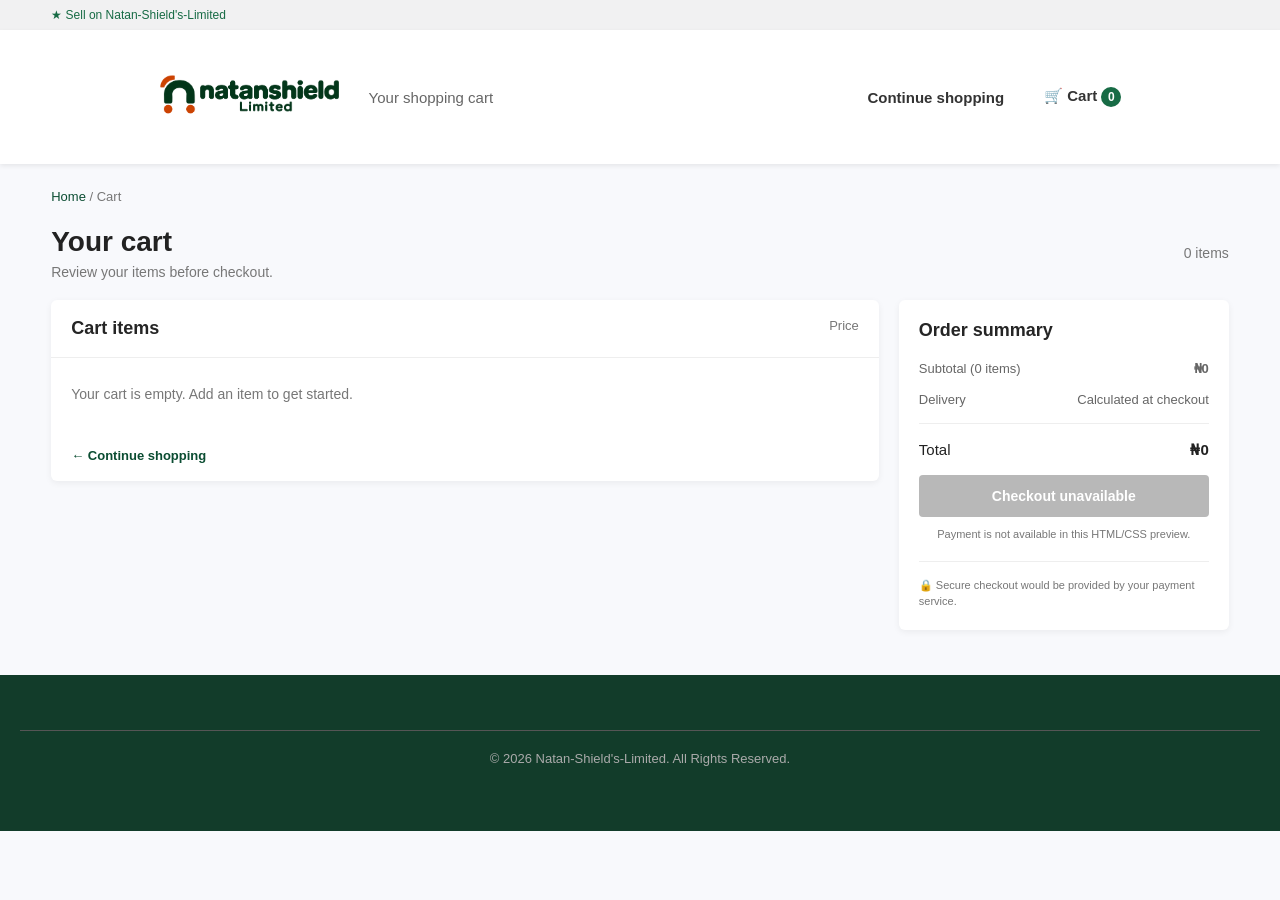
<file: cart.html>
<!DOCTYPE html>
<html lang="en">
<head>
    <meta charset="UTF-8">
    <meta name="viewport" content="width=device-width, initial-scale=1.0">
    <meta name="description" content="Review the items in your Natan-Shield's-Limited shopping cart.">
    <title>Your Cart - Natan-Shield's-Limited</title>
    <link rel="stylesheet" href="style.css">
</head>
<body>
    <div class="top-bar">
        <div class="container top-bar-content">
            <a href="index.html">★ Sell on Natan-Shield's-Limited</a>
        </div>
    </div>

    <header class="header">
        <div class="container navbar">
            <a class="logo" href="index.html"><img src="Assets/Logo.png" alt="Natant Shield Limited"></a>
            <div class="cart-search-note">Your shopping cart</div>
            <nav class="nav-links" aria-label="Main navigation">
                <a href="index.html">Continue shopping</a>
                <a href="cart.html" aria-current="page">🛒 Cart <span class="cart-count">0</span></a>
            </nav>
        </div>
    </header>

    <main class="container cart-page">
        <p class="cart-breadcrumb"><a href="index.html">Home</a> / Cart</p>

        <div class="cart-heading">
            <div>
                <h1>Your cart</h1>
                <p>Review your items before checkout.</p>
            </div>
            <span class="cart-item-count">0 items</span>
        </div>

        <div class="cart-layout">
            <section class="cart-items" aria-label="Items in your cart">
                <div class="cart-items-header">
                    <h2>Cart items</h2>
                    <span>Price</span>
                </div>

                <div class="cart-items-list"></div>
                <a class="cart-continue-link" href="index.html">← Continue shopping</a>
            </section>

            <aside class="cart-summary" aria-labelledby="summary-title">
                <h2 id="summary-title">Order summary</h2>
                <div class="cart-summary-row">
                    <span>Subtotal (0 items)</span>
                    <strong class="cart-subtotal">₦0</strong>
                </div>
                <div class="cart-summary-row">
                    <span>Delivery</span>
                    <span>Calculated at checkout</span>
                </div>
                <div class="cart-summary-total">
                    <span>Total</span>
                    <strong class="cart-total">₦0</strong>
                </div>
                <button class="cart-checkout" type="button" disabled>Checkout unavailable</button>
                <p class="cart-checkout-note">Payment is not available in this HTML/CSS preview.</p>
                <div class="cart-secure-note">🔒 Secure checkout would be provided by your payment service.</div>
            </aside>
        </div>
    </main>

    <footer class="footer cart-footer">
        <div class="copyright">
            <p>© 2026 Natan-Shield's-Limited. All Rights Reserved.</p>
        </div>
    </footer>
    <script src="script.js"></script>
</body>
</html>
</file>
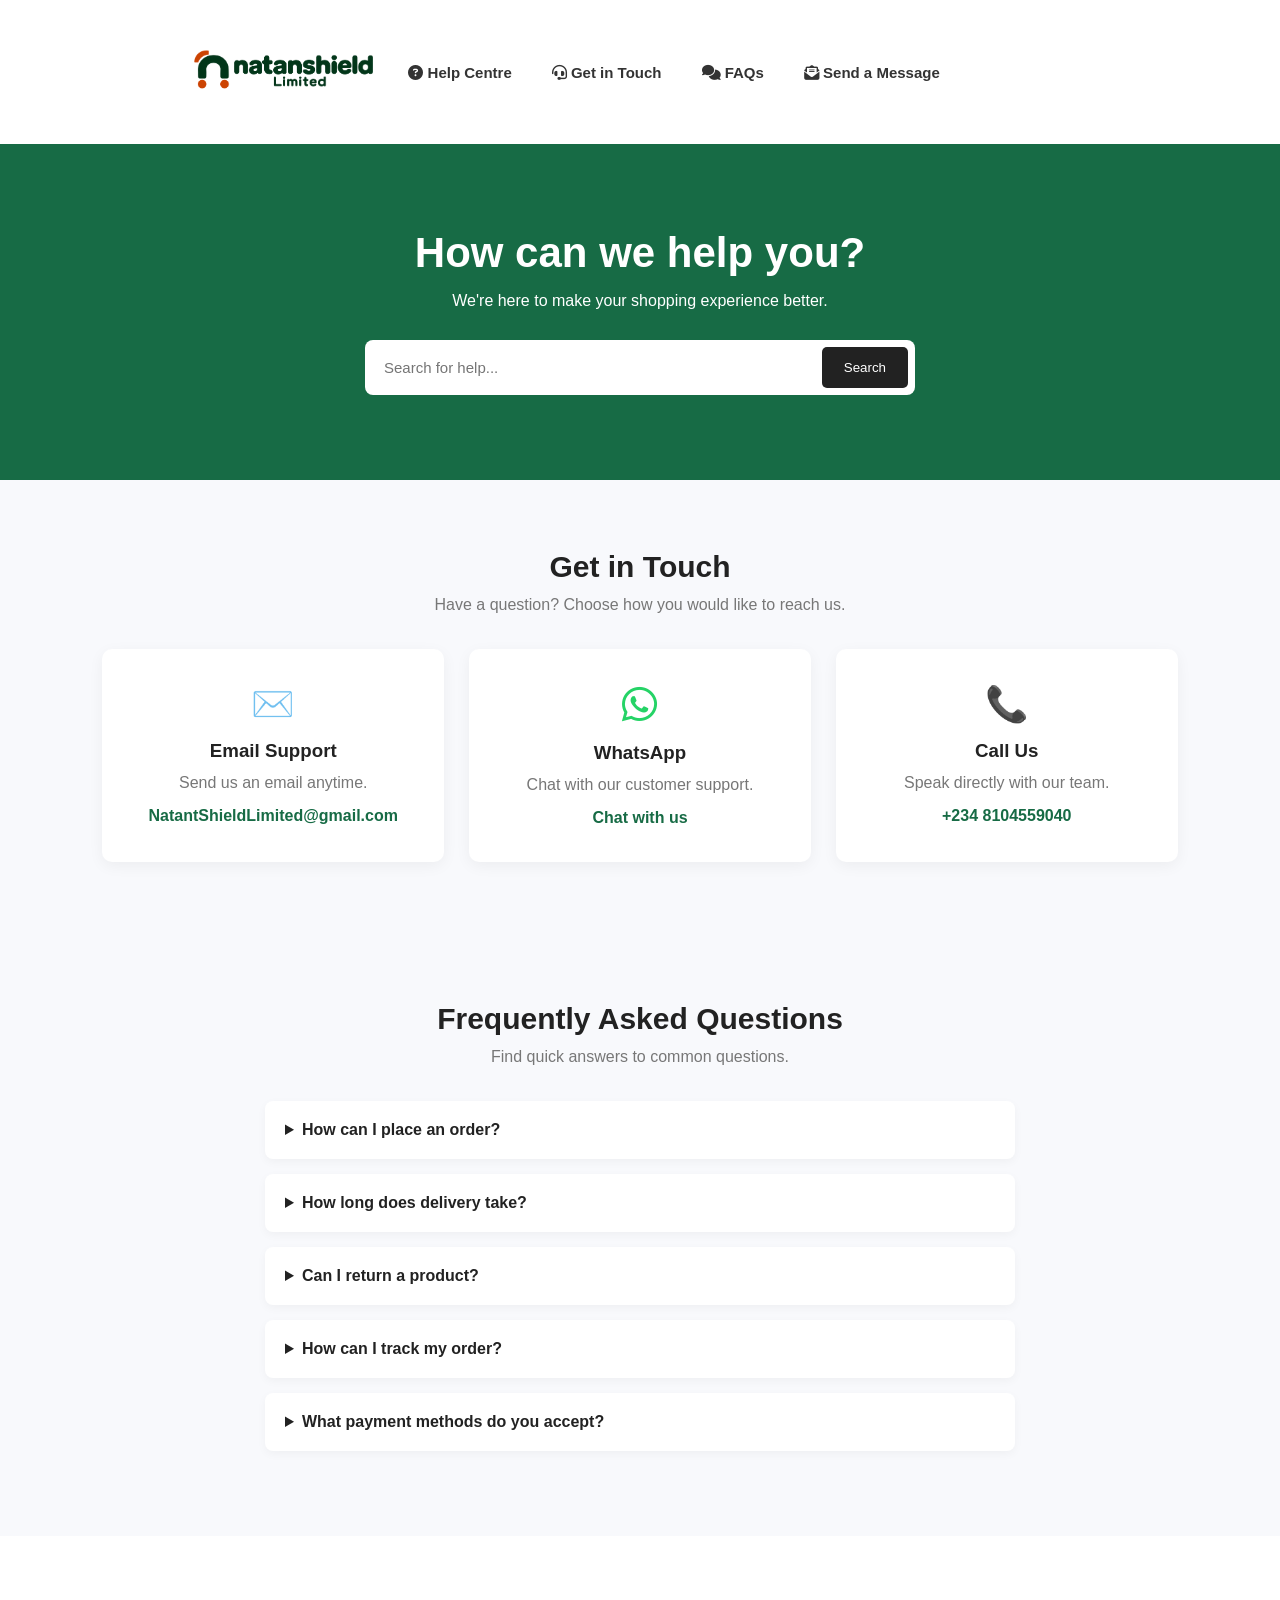
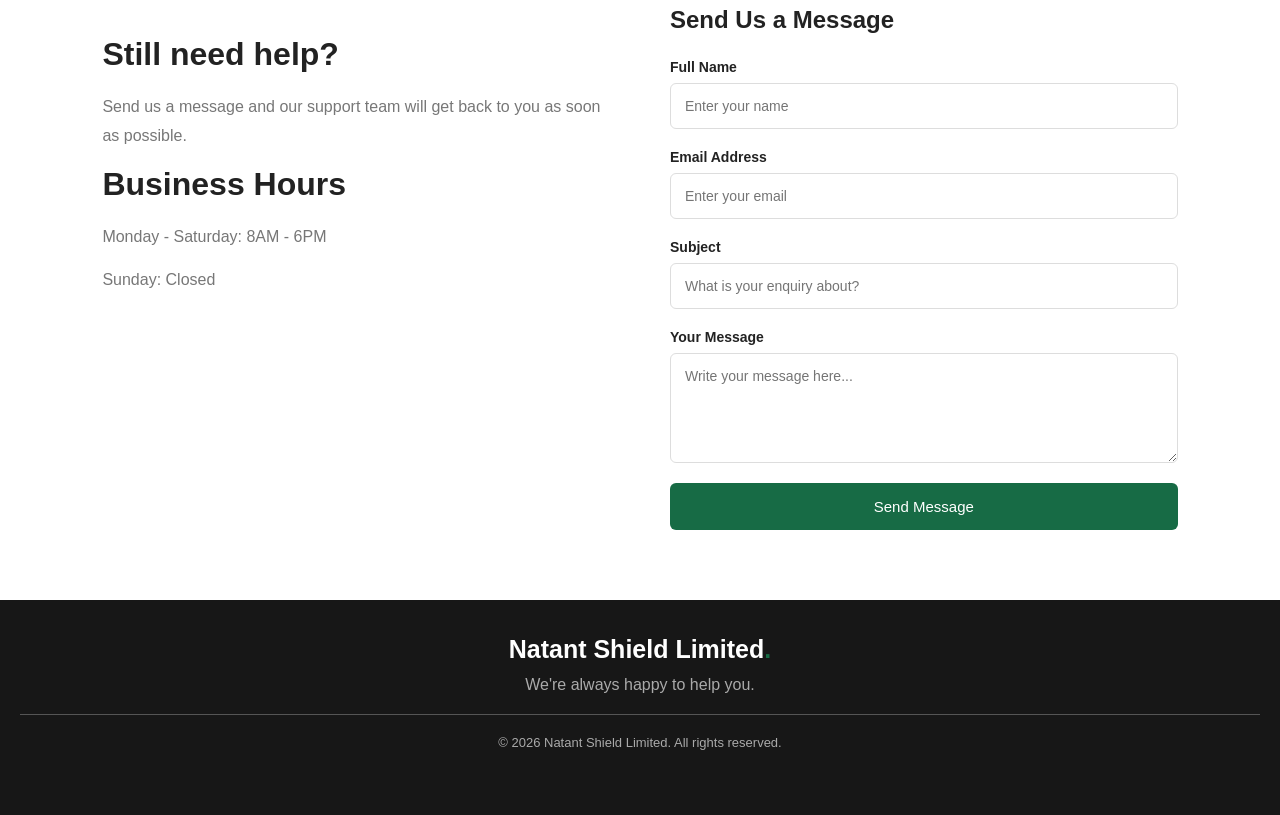
<file: help.html>
<!DOCTYPE html>
<html lang="en">
<head>
    <meta charset="UTF-8">
    <meta name="viewport" content="width=device-width, initial-scale=1.0">
    <title>Help Centre | My Store</title>
    <link rel="stylesheet" href="style.css">
    <link rel="stylesheet" href="https://cdnjs.cloudflare.com/ajax/libs/font-awesome/6.7.2/css/all.min.css">
</head>
<body>

    <!-- Navigation Bar -->
<nav class="navbar">

<!-- Help Centre Navigation Bar -->
<nav class="navbar">

    <a href="index.html" class="logo">
        <img src="Assets/Logo.png" alt="Natant Shield Limited">
    </a>

    <div class="nav-links">

        <a href="#hero">
            <i class="fa-solid fa-circle-question"></i>
            <span>Help Centre</span>
        </a>

        <a href="#contact">
            <i class="fa-solid fa-headset"></i>
            <span>Get in Touch</span>
        </a>

        <a href="#faq">
            <i class="fa-solid fa-comments"></i>
            <span>FAQs</span>
        </a>

        <a href="#message">
            <i class="fa-solid fa-envelope-open-text"></i>
            <span>Send a Message</span>
        </a>
    </div>
</nav>

</nav>

    <!-- Hero Section -->
    <section class="hero">
        <h1>How can we help you?</h1>
        <p>We're here to make your shopping experience better.</p>

        <div class="search-box1">
            <input type="text" placeholder="Search for help...">
            <button type="button">Search</button>
        </div>
    </section>

    <!-- Contact Options -->
    <section class="contact-section">

        <h2>Get in Touch</h2>
        <p class="section-text">
            Have a question? Choose how you would like to reach us.
        </p>

        <div class="contact-cards">

            <div class="contact-card">
                <div class="icon">✉️</div>
                <h3>Email Support</h3>
                <p>Send us an email anytime.</p>
                <a href="mailto:NatantShieldLimited@gmail.com">
                    NatantShieldLimited@gmail.com
                </a>
            </div>

            <div class="contact-card">
                <div class="icon"><i class="fa-brands fa-whatsapp"></i></div>
                <h3>WhatsApp</h3>
                <p>Chat with our customer support.</p>
                <a href="https://wa.me/2348133493500">
                    Chat with us
                </a>
            </div>

            <div class="contact-card">
                <div class="icon">📞</div>
                <h3>Call Us</h3>
                <p>Speak directly with our team.</p>
                <a href="tel:+23480000000">
                    +234 8104559040
                </a>
            </div>

        </div>
    </section>

    <!-- FAQ Section -->
    <section class="faq-section">

        <h2>Frequently Asked Questions</h2>
        <p class="section-text">
            Find quick answers to common questions.
        </p>

        <div class="faq-container">

            <details>
                <summary>How can I place an order?</summary>
                <p>
                    Browse our products, add your favourite items
                    to your cart and proceed to checkout.
                </p>
            </details>

            <details>
                <summary>How long does delivery take?</summary>
                <p>
                    Delivery usually takes 2-7 working days,
                    depending on your location.
                </p>
            </details>

            <details>
                <summary>Can I return a product?</summary>
                <p>
                    Yes. You can contact our support team
                    to request a return based on our return policy.
                </p>
            </details>

            <details>
                <summary>How can I track my order?</summary>
                <p>
                    Contact our customer support with your
                    order number to receive an update.
                </p>
            </details>

            <details>
                <summary>What payment methods do you accept?</summary>
                <p>
                    We accept the payment methods displayed
                    during checkout.
                </p>
            </details>

        </div>
    </section>

    <!-- Contact Form -->
    <section class="message-section">

        <div class="message-info">
            <h2>Still need help?</h2>
            <p>
                Send us a message and our support team
                will get back to you as soon as possible.
            </p>

            <h2>Business Hours</h2>
            <p>Monday - Saturday: 8AM - 6PM</p>
            <p>Sunday: Closed</p>
        </div>

        <form class="contact-form">

            <h2>Send Us a Message</h2>

            <label for="name">Full Name</label>
            <input type="text" id="name"
                placeholder="Enter your name" required>

            <label for="email">Email Address</label>
            <input type="email" id="email"
                placeholder="Enter your email" required>

            <label for="subject">Subject</label>
            <input type="text" id="subject"
                placeholder="What is your enquiry about?" required>

            <label for="message">Your Message</label>
            <textarea id="message" rows="5"
                placeholder="Write your message here..."
                required></textarea>

            <button type="submit">Send Message</button>

        </form>

    </section>

    <!-- Footer -->
    <footer>
        <h3>Natant Shield Limited<span>.</span></h3>
        <p>We're always happy to help you.</p>
        <p class="copyright">
            &copy; 2026 Natant Shield Limited. All rights reserved.
        </p>
    </footer>

</body>
</html>
</file>
<file: style.css>
/* =========================================
   BASIC RESET
========================================= */

* {
    margin: 0;
    padding: 0;
    box-sizing: border-box;
}

body {
    font-family: Arial, Helvetica, sans-serif;
    background: #f1f1f2;
    color: #123C2A;
}

a {
    text-decoration: none;
    color: inherit;
}

.container {
    width: 92%;
    max-width: 1200px;
    margin: auto;
}


/* =========================================
   TOP BAR
========================================= */

.top-bar {
    background: #f1f1f2;
    padding: 8px 0;
    font-size: 12px;
}

.top-bar-content {
    display: flex;
    justify-content: space-between;
    align-items: center;
}

.top-bar a {
    color: #176B45;
    /* color: #176B45; */
}

.top-links {
    display: flex;
    gap: 25px;
    font-weight: bold;
}

.top-links img {
      display: block;
    width: 190px;
    height: 64px;
    object-fit: contain;
}


/* =========================================
   HEADER
========================================= */

.header {
    background: white;
    padding: 15px 0;
    position: sticky;
    top: 0;
    z-index: 100;
    box-shadow: 0 2px 5px rgba(0, 0, 0, 0.08);
}

.navbar {
    display: flex;
    align-items: center;
    gap: 25px;
}


/* LOGO */

.logo {
    display: flex;
    align-items: center;
    flex: 0 0 190px;
}

.logo a {
    display: flex;
    align-items: center;
}

.logo img {
    display: block;
    width: 190px;
    height: 64px;
    object-fit: contain;
}


/* =========================================
   SEARCH
========================================= */

.search-box {
    flex: 1px;
    display: flex;
    gap: 8px;
    display: border;
}

.search-box input {
    width: 100%;
    padding: 12px 15px;
    border: 1px solid #aaa;
    border-radius: 5px;
    outline: none;
    font-size: 14px;
}

.search-box input:focus {
    border-color: #176B45;
}

.search-box button {
    border: none;
    background: #F68B1E;
    color: white;
    padding: 0 20px;
    border-radius: 5px;
    font-weight: bold;
    cursor: pointer;
    box-shadow: 0 3px 5px rgba(246, 139, 30, 0.3);
}

.search-box button:hover {
    background: #DB7110;
}


/* =========================================
   NAVIGATION
========================================= */

.nav-links {
    display: flex;
    align-items: center;
    gap: 20px;
    font-weight: bold;
}

.nav-links a {
    padding: 10px 5px;
}

.nav-links a:hover {
    color: #176B45;
}


/* =========================================
   HERO
========================================= */

.hero-section {
    padding: 18px 0;
}

.hero-layout {
    display: grid;
    grid-template-columns: 210px 1fr 190px;
    gap: 15px;
}


/* =========================================
   CATEGORY SIDEBAR
========================================= */

.categories {
    background: white;
    border-radius: 6px;
    padding: 10px 0;
    box-shadow: 0 2px 5px rgba(0, 0, 0, 0.05);
}

.categories a {
    display: block;
    padding: 8px 15px;
    font-size: 13px;
}

.categories a:hover {
    color: #176B45;
    background: #fff8f0;
}


/* =========================================
   HERO BANNER
========================================= */

.hero-banner {
    min-height: 380px;
    border-radius: 6px;
    background:
        linear-gradient(
            120deg,
            #176B45,
            #123C2A
        );

    display: flex;
    justify-content: space-between;
    align-items: center;

    padding: 45px;

    color: white;

    overflow: hidden;
}

.hero-text {
    max-width: 400px;
}

.small-title {
    font-size: 14px;
    font-weight: bold;
    letter-spacing: 2px;
    margin-bottom: 10px;
}

.hero-text h1 {
    font-size: 48px;
    line-height: 1.05;
    margin-bottom: 15px;
}

.hero-text > p:not(.small-title) {
    margin-bottom: 30px;
    font-size: 16px;
}

.shop-button {
    display: inline-block;
    background: white;
    color: #176B45;

    padding: 13px 25px;

    border-radius: 4px;

    font-size: 14px;
    font-weight: bold;
}

.shop-button:hover {
    background: #222;
    color: white;
}

.hero-emoji {
    font-size: 130px;
    transform: rotate(-8deg);
}


/* =========================================
   HERO RIGHT
========================================= */

.hero-right {
    display: flex;
    flex-direction: column;
    gap: 15px;
}

.help-card {
    background: white;
    border-radius: 6px;
    padding: 15px;
}

.help-card > div {
    display: flex;
    align-items: center;
    gap: 10px;
    margin-bottom: 20px;
}

.help-card > div:last-child {
    margin-bottom: 0;
}

.help-card span {
    font-size: 25px;
}

.help-card h4 {
    font-size: 12px;
    margin-bottom: 3px;
}

.help-card p {
    font-size: 11px;
    color: #777;
}

.right-ad {
    flex: 1;
    background: #222;
    color: white;
    border-radius: 6px;
    padding: 20px;
    display: flex;
    flex-direction: column;
    justify-content: center;
}

.right-ad h3 {
    color: white;
    margin-bottom: 10px;
}

.right-ad p {
    margin-bottom: 20px;
    line-height: 1.5;
}


/* =========================================
   QUICK CATEGORIES
========================================= */

.quick-section {
    display: grid;
    grid-template-columns: repeat(6, 1fr);
    gap: 12px;
    margin-bottom: 20px;
}

.quick-card {
    background: white;
    border-radius: 6px;
    padding: 15px 10px;
    text-align: center;
    cursor: pointer;
    transition: 0.2s;
}

.quick-card:hover {
    transform: translateY(-4px);
    box-shadow: 0 5px 15px rgba(0, 0, 0, 0.12);
}

.quick-icon {
    font-size: 40px;
    margin-bottom: 8px;
}

.quick-card p {
    font-size: 13px;
    font-weight: bold;
}


/* =========================================
   PRODUCT SECTION
========================================= */

.product-section {
    background: white;
    border-radius: 6px;
    margin-bottom: 20px;
    overflow: hidden;
}

.section-header {
    background: #176B45;
    color: white;

    padding: 14px 18px;

    display: flex;
    justify-content: space-between;
    align-items: center;
}

.section-header h2 {
    font-size: 20px;
}

.section-header a {
    font-size: 13px;
    font-weight: bold;
}


/* =========================================
   PRODUCTS
========================================= */

.products {
    display: grid;
    grid-template-columns: repeat(5, 1fr);
    gap: 10px;
    padding: 15px;
}

.product-card {
    position: relative;
    padding: 10px;
    border-radius: 5px;
    transition: 0.2s;
    cursor: pointer;
}

.product-card:hover {
    transform: scale(1.02);
    box-shadow: 0 3px 12px rgba(0, 0, 0, 0.15);
}

.product-image {
    height: 150px;

    background: #f6f6f6;

    display: flex;
    justify-content: center;
    align-items: center;

    border-radius: 5px;

    margin-bottom: 10px;
    overflow: hidden;
}

.product-image img {
    width: 100%;
    height: 100%;
    object-fit: cover;
    display: block;
}

.product-card h3 {
    font-size: 14px;
    font-weight: normal;

    white-space: nowrap;
    overflow: hidden;
    text-overflow: ellipsis;

    margin-bottom: 8px;
}

.add-cart-btn {
    width: 100%;
    margin-top: 12px;
    padding: 10px 12px;
    border: 0;
    border-radius: 4px;
    background: #F68B1E;
    color: white;
    font-weight: bold;
    cursor: pointer;
}

.add-cart-btn:hover {
    background: #DB7110;
}

.price {
    font-weight: bold;
    font-size: 16px;
}

.old-price {
    color: #888;
    font-size: 12px;
    text-decoration: line-through;
    margin-top: 4px;
}

.discount {
    position: absolute;
    right: 10px;
    top: 10px;

    background: #fff0e1;
    color: #176B45;

    padding: 5px;

    font-size: 12px;

    border-radius: 3px;

    z-index: 2;
}


/* =========================================
   STOCK PROGRESS
========================================= */

.progress {
    width: 100%;
    height: 7px;
    background: #ddd;
    border-radius: 10px;
    margin: 10px 0 5px;
    overflow: hidden;
}

.progress-bar {
    height: 100%;
    background: #176B45;
}

.width-70 {
    width: 70%;
}

.width-50 {
    width: 50%;
}

.width-80 {
    width: 80%;
}

.width-60 {
    width: 60%;
}

.width-40 {
    width: 40%;
}


/* =========================================
   TOP CATEGORIES
========================================= */

.category-section {
    background: white;
    border-radius: 6px;
    margin-bottom: 20px;
    overflow: hidden;
}

.category-title {
    background: #176B45;
    padding: 13px;
    text-align: center;
}

.category-title h2 {
    font-size: 20px;
}

.category-grid {
    display: grid;
    grid-template-columns: repeat(6, 1fr);
    gap: 15px;
    padding: 20px;
}

.category-box {
    text-align: center;
    padding: 20px 10px;
    border-radius: 5px;
    cursor: pointer;
}

.category-box:hover {
    box-shadow: 0 3px 12px rgba(0, 0, 0, 0.12);
}

.category-box span {
    font-size: 55px;
    display: block;
    margin-bottom: 10px;
}

.category-box h3 {
    font-size: 14px;
}


/* =========================================
   RECOMMENDED SECTION
========================================= */

.normal-header {
    padding: 15px 20px;
    display: flex;
    justify-content: space-between;
    align-items: center;
    border-bottom: 1px solid #eee;
}

.normal-header h2 {
    font-size: 20px;
}

.normal-header a {
    color: #176B45;
    font-size: 13px;
    font-weight: bold;
}


/* =========================================
   FOOTER
========================================= */

.footer {
    background: #123C2A;
    color: white;
    margin-top: 40px;
}

.footer-top {
    display: flex;
    justify-content: space-between;
    gap: 50px;
    padding: 35px 0;
}

.footer-logo {
    display: flex;
    align-items: flex-start;
}

.footer-logo img {
    display: block;
    width: 210px;
    height: 70px;
    object-fit: contain;
    color : rgba(2, 38, 12, 0.12)
}

.newsletter {
    max-width: 600px;
}

.newsletter h3 {
    font-size: 14px;
    margin-bottom: 8px;
}

.newsletter p {
    color: #ccc;
    font-size: 13px;
    margin-bottom: 15px;
}

.newsletter-form {
    display: flex;
    gap: 8px;
}

.newsletter-form input {
    width: 320px;
    padding: 12px;
    border: none;
    border-radius: 4px;
}

.newsletter-form button {
    background: transparent;
    color: white;
    border: 1px solid white;

    padding: 10px 15px;

    border-radius: 4px;

    cursor: pointer;
}

.newsletter-form button:hover {
    border-color: #176B45;
    color: #176B45;
}


/* =========================================
   FOOTER LINKS
========================================= */

.footer-links {
    display: grid;
    grid-template-columns: repeat(4, 1fr);
    gap: 30px;

    padding: 30px 0;

    border-top: 1px solid #555;
}

.footer-links h3 {
    font-size: 13px;
    margin-bottom: 15px;
}

.footer-links a {
    display: block;
    color: #ccc;
    font-size: 12px;
    margin-bottom: 8px;
}

.footer-links a:hover {
    text-decoration: underline;
    color: white;
}

.copyright {
    text-align: center;
    padding: 20px;
    border-top: 1px solid #555;
    color: #aaa;
    font-size: 12px;
}


/* =========================================
   TABLET RESPONSIVE DESIGN
========================================= */

@media (max-width: 1000px) {

    .hero-layout {
        grid-template-columns: 190px 1fr;
    }

    .hero-right {
        display: none;
    }

    .products {
        grid-template-columns: repeat(3, 1fr);
    }

    .quick-section {
        grid-template-columns: repeat(3, 1fr);
    }

    .category-grid {
        grid-template-columns: repeat(3, 1fr);
    }

}


/* =========================================
   MOBILE RESPONSIVE DESIGN
========================================= */

@media (max-width: 700px) {

    .navbar {
        flex-wrap: wrap;
    }

    .logo {
        width: 100%;
        flex-basis: 100%;
        justify-content: center;
        text-align: center;
    }

    .logo img {
        width: 170px;
        height: 58px;
    }

    .search-box {
        width: 100%;
        order: 3;
    }

    .nav-links {
        margin: auto;
        font-size: 13px;
    }

    .hero-layout {
        display: block;
    }

    .categories {
        display: none;
    }

    .hero-banner {
        min-height: 320px;
        padding: 30px;
    }

    .hero-text h1 {
        font-size: 36px;
    }

    .hero-emoji {
        display: none;
    }

    .quick-section {
        grid-template-columns: repeat(2, 1fr);
    }

    .products {
        grid-template-columns: repeat(2, 1fr);
    }

    .category-grid {
        grid-template-columns: repeat(2, 1fr);
    }

    .section-header {
        gap: 10px;
    }

    .section-header p {
        display: none;
    }

    .footer-top {
        flex-direction: column;
    }

    .footer-links {
        grid-template-columns: repeat(2, 1fr);
    }

    .newsletter-form {
        flex-direction: column;
    }

    .newsletter-form input {
        width: 100%;
    }

}


/* =========================================
   CART PAGE
========================================= */

.cart-search-note {
    flex: 1;
    color: #666;
    font-size: 15px;
}

.cart-count {
    display: inline-grid;
    place-items: center;
    min-width: 20px;
    height: 20px;
    padding: 0 5px;
    border-radius: 50%;
    background: #176B45;
    color: white;
    font-size: 12px;
}

.cart-page {
    padding-top: 25px;
    padding-bottom: 45px;
}

.cart-breadcrumb {
    margin-bottom: 22px;
    color: #777;
    font-size: 13px;
}

.cart-breadcrumb a,
.cart-continue-link {
    color: #0B4D32;
}

.cart-heading {
    display: flex;
    justify-content: space-between;
    align-items: center;
    margin-bottom: 20px;
}

.cart-heading h1 {
    margin-bottom: 6px;
    color: #222;
    font-size: 28px;
}

.cart-heading p,
.cart-item-count {
    color: #777;
    font-size: 14px;
}

.cart-demo-notice {
    margin-bottom: 20px;
    padding: 14px 16px;
    border: 1px solid #f2d6b7;
    border-radius: 5px;
    background: #fff8f0;
    color: #68451f;
    font-size: 13px;
    line-height: 1.6;
}

.cart-layout {
    display: grid;
    grid-template-columns: minmax(0, 1fr) 330px;
    align-items: start;
    gap: 20px;
}

.cart-items,
.cart-summary {
    border-radius: 6px;
    background: white;
    box-shadow: 0 2px 7px rgba(0, 0, 0, 0.06);
}

.cart-items-header {
    display: flex;
    justify-content: space-between;
    padding: 18px 20px;
    border-bottom: 1px solid #eee;
    color: #777;
    font-size: 13px;
}

.cart-items-header h2,
.cart-summary h2 {
    color: #252525;
    font-size: 18px;
}

.cart-item {
    display: grid;
    grid-template-columns: 92px minmax(0, 1fr) auto;
    align-items: start;
    gap: 16px;
    padding: 20px;
    border-bottom: 1px solid #eee;
}

.cart-product-image {
    display: grid;
    min-height: 92px;
    overflow: hidden;
    place-items: center;
    border-radius: 5px;
    background: #f6f6f6;
    font-size: 48px;
}

.cart-product-image img {
    width: 100%;
    height: 100%;
    object-fit: cover;
}

.cart-product-details h3 {
    margin: 2px 0 8px;
    color: #292929;
    font-size: 15px;
    font-weight: 600;
}

.cart-stock {
    margin-bottom: 10px;
    color: #278044;
    font-size: 12px;
}

.cart-quantity {
    margin-bottom: 12px;
    color: #777;
    font-size: 12px;
}

.cart-quantity span {
    display: inline-block;
    min-width: 25px;
    padding: 4px 8px;
    border: 1px solid #ddd;
    border-radius: 3px;
    color: #333;
    text-align: center;
}

.cart-remove {
    padding: 0;
    border: 0;
    background: none;
    color: #0B4D32;
    cursor: pointer;
    font-size: 12px;
}

.cart-remove:hover {
    text-decoration: underline;
}

.cart-product-price {
    color: #252525;
    font-size: 15px;
    font-weight: bold;
    white-space: nowrap;
}

.cart-continue-link {
    display: inline-block;
    margin: 18px 20px;
    font-size: 13px;
    font-weight: bold;
}

.cart-empty {
    padding: 28px 20px;
    color: #777;
    font-size: 14px;
}

.cart-summary {
    padding: 20px;
}

.cart-summary h2 {
    margin-bottom: 20px;
}

.cart-summary-row,
.cart-summary-total {
    display: flex;
    justify-content: space-between;
    gap: 12px;
    margin-bottom: 16px;
    color: #666;
    font-size: 13px;
}

.cart-summary-total {
    padding-top: 17px;
    border-top: 1px solid #eee;
    color: #222;
    font-size: 15px;
}

.cart-checkout {
    width: 100%;
    padding: 13px 16px;
    border: 0;
    border-radius: 4px;
    background: #176B45;
    color: white;
    font-size: 14px;
    font-weight: bold;
}

.cart-checkout:disabled {
    background: #b8b8b8;
    cursor: not-allowed;
}

.cart-checkout-note {
    margin-top: 9px;
    color: #777;
    font-size: 11px;
    line-height: 1.5;
    text-align: center;
}

.cart-secure-note {
    margin-top: 18px;
    padding-top: 15px;
    border-top: 1px solid #eee;
    color: #777;
    font-size: 11px;
    line-height: 1.5;
}

.cart-footer {
    margin-top: 0;
}

@media (max-width: 900px) {
    .cart-layout {
        grid-template-columns: minmax(0, 1fr) 280px;
    }
}

@media (max-width: 700px) {
    .cart-search-note {
        display: none;
    }

    .cart-page {
        padding-top: 18px;
    }

    .cart-heading h1 {
        font-size: 24px;
    }

    .cart-layout {
        grid-template-columns: 1fr;
    }
}

@media (max-width: 420px) {
    .cart-item {
        grid-template-columns: 66px minmax(0, 1fr);
        gap: 12px;
        padding: 15px;
    }

    .cart-product-image {
        min-height: 66px;
        font-size: 36px;
    }

    .cart-product-price {
        grid-column: 2;
    }

    .cart-items-header {
        padding-right: 15px;
        padding-left: 15px;
    }
}







/* GENERAL STYLING */
* {
    margin: 0;
    padding: 0;
    box-sizing: border-box;
    font-family: Arial, sans-serif;
}

body {
    background-color: #f8f9fc;
    color: #222;
}

/* NAVIGATION BAR */
.navbar {
    display: flex;
    justify-content: space-between;
    align-items: center;
    padding: 20px 8%;
    background-color: white;
}

.logo {
    font-size: 26px;
}

.logo span,
footer span {
    color: #176B45;
}

.nav-links {
    display: flex;
    gap: 30px;
}

.nav-links a {
    text-decoration: none;
    color: #333;
    font-size: 15px;
}

.nav-links a:hover {
    color: #176B45;
}

/* HERO SECTION */
.hero {
    background-color:  #176B45;
    color: white;
    text-align: center;
    padding: 85px 20px;
}

.hero h1 {
    font-size: 42px;
    margin-bottom: 15px;
}

.hero p {
    font-size: 16px;
    margin-bottom: 30px;
}

.search-box1 {
    display: flex;
    max-width: 550px;
    margin: auto;
    background: white;
    padding: 7px;
    border-radius: 8px;
}

.search-box1 input {
    flex: 1;
    border: none;
    outline: none;
    padding: 12px;
    font-size: 15px;
    min-width: 0;
}

.search-box1 button {
    background: #222;
    color: white;
    border: none;
    padding: 12px 22px;
    border-radius: 5px;
    cursor: pointer;
}

/* CONTACT SECTION */
.contact-section,
.faq-section {
    padding: 70px 8%;
    text-align: center;
}

.contact-section h2,
.faq-section h2 {
    font-size: 30px;
    margin-bottom: 12px;
}

.section-text {
    color: #777;
    margin-bottom: 35px;
}

.contact-cards {
    display: grid;
    grid-template-columns: repeat(3, 1fr);
    gap: 25px;


    .fa-whatsapp {
    color: #25D366;
    font-size: 40px;
}
}

.contact-card {
    background: white;
    padding: 35px 20px;
    border-radius: 10px;
    box-shadow: 0 4px 15px rgba(0,0,0,0.05);
    transition: 0.3s;
}

.contact-card:hover {
    transform: translateY(-5px);
}

.icon {
    font-size: 35px;
    margin-bottom: 15px;
}

.contact-card h3 {
    margin-bottom: 12px;
}

.contact-card p {
    color: #777;
    margin-bottom: 15px;
}

.contact-card a {
    color: #176B45;
    text-decoration: none;
    font-weight: bold;
}

/* FAQ SECTION */
.faq-container {
    max-width: 750px;
    margin: auto;
    text-align: left;
}

details {
    background: white;
    margin-bottom: 15px;
    padding: 20px;
    border-radius: 8px;
    box-shadow: 0 3px 10px rgba(0,0,0,0.04);
}

summary {
    font-weight: bold;
    cursor: pointer;
}

details p {
    color: #777;
    margin-top: 15px;
    line-height: 1.7;
}

/* MESSAGE SECTION */
.message-section {
    display: grid;
    grid-template-columns: 1fr 1fr;
    gap: 60px;
    padding: 70px 8%;
    background: white;
}

.message-info {
    padding-top: 30px;
}

.message-info h2 {
    font-size: 32px;
    margin-bottom: 20px;
}

.message-info p {
    color: #777;
    line-height: 1.8;
    margin-bottom: 15px;
}

.message-info h4 {
    margin-top: 35px;
    margin-bottom: 12px;
}

/* CONTACT FORM */
.contact-form {
    display: flex;
    flex-direction: column;
}

.contact-form h2 {
    margin-bottom: 25px;
}

.contact-form label {
    margin-bottom: 8px;
    font-weight: bold;
    font-size: 14px;
}

.contact-form input,
.contact-form textarea {
    padding: 14px;
    border: 1px solid #ddd;
    border-radius: 6px;
    margin-bottom: 20px;
    outline: none;
    font-size: 14px;
    width: 100%;
}

.contact-form input:focus,
.contact-form textarea:focus {
    border-color: #176B45;
}

.contact-form textarea {
    resize: vertical;
}

.contact-form button {
    background: #176B45;
    color: white;
    border: none;
    padding: 15px;
    border-radius: 6px;
    font-size: 15px;
    cursor: pointer;
    transition: 0.3s;
}

.contact-form button:hover {
    background: #F68B1E;
}

/* FOOTER */
footer {
    background: #171717;
    color: white;
    text-align: center;
    padding: 35px 20px;
}

footer h3 {
    font-size: 25px;
    margin-bottom: 12px;
}

footer p {
    color: #aaa;
    margin-bottom: 10px;
}

.copyright {
    font-size: 13px;
    margin-top: 20px;
}

/* RESPONSIVE DESIGN */
@media (max-width: 768px) {

    .navbar {
        padding: 20px 5%;
    }

    .nav-links {
        gap: 15px;
    }

    .hero h1 {
        font-size: 30px;
    }

    .contact-cards {
        grid-template-columns: 1fr;
    }

    .message-section {
        grid-template-columns: 1fr;
        gap: 35px;
        padding: 50px 6%;
    }

    .contact-section,
    .faq-section {
        padding: 50px 6%;
    }
}

@media (max-width: 480px) {

    .navbar {
        flex-direction: column;
        gap: 18px;
    }

    .nav-links {
        gap: 20px;
    }

    .hero h1 {
        font-size: 26px;
    }

    .search-box button {
        padding: 12px;
    }
}
</file>
